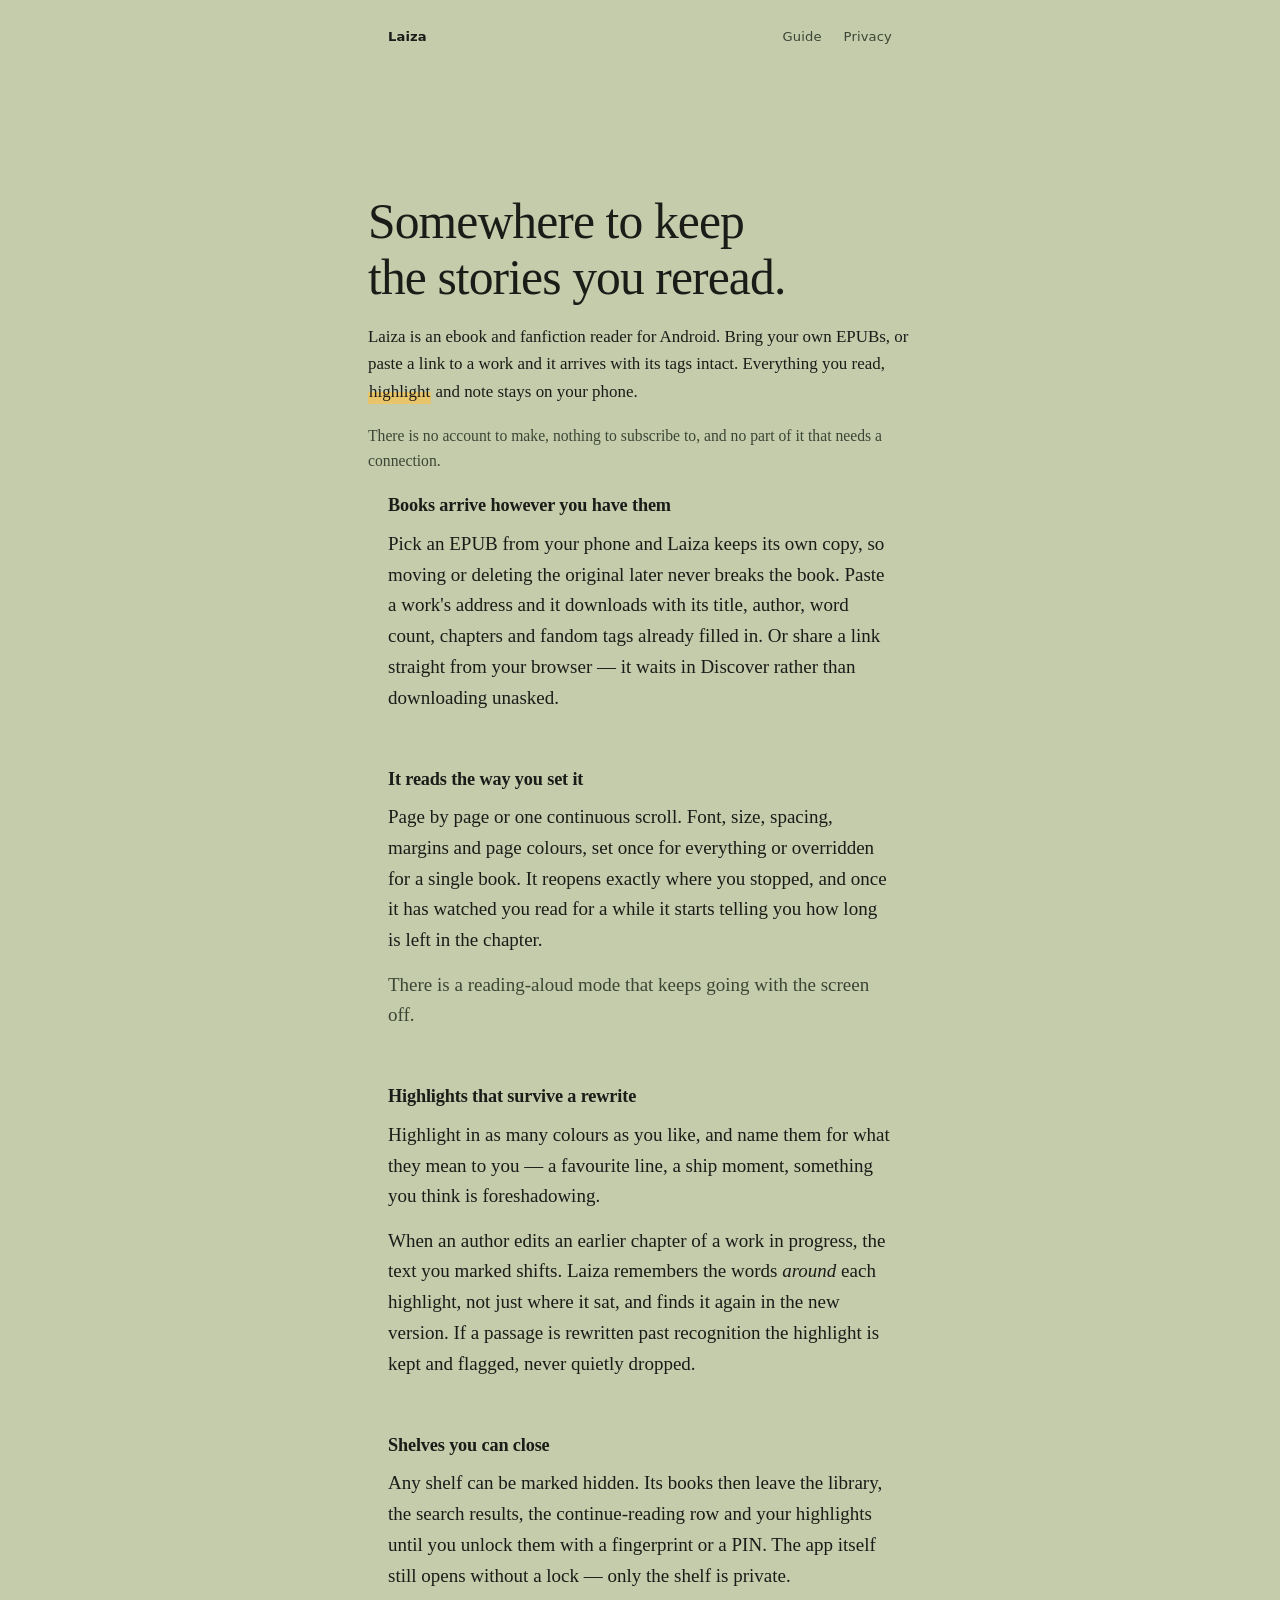
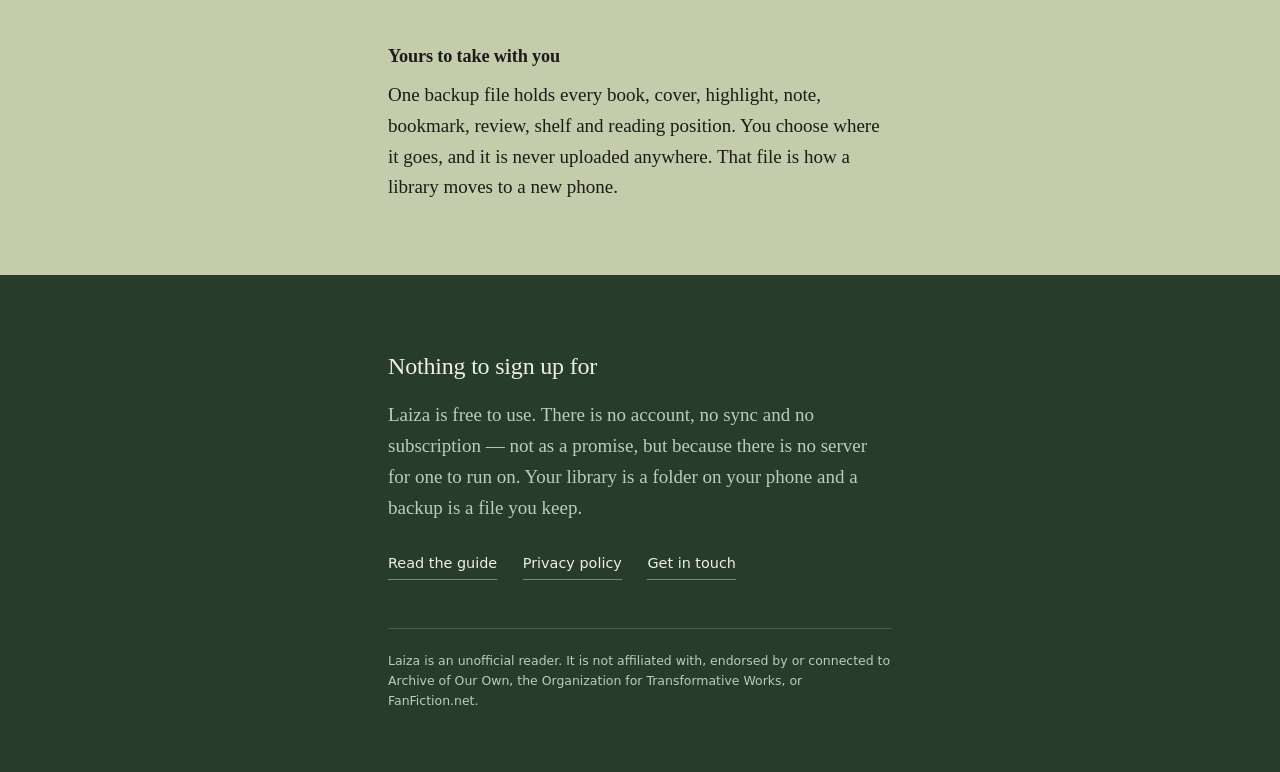
<file: index.html>
<!DOCTYPE html>
<html lang="en">
<head>
<meta charset="utf-8">
<meta name="viewport" content="width=device-width, initial-scale=1">
<title>Laiza — a reader for the stories you reread</title>
<meta name="description" content="Laiza is an ebook and fanfiction reader for Android. Import EPUBs or paste a link; everything you read, highlight and note stays on your phone.">
<meta name="theme-color" content="#C4CCAC">
<link rel="stylesheet" href="style.css">
</head>
<body>

<nav>
  <a class="mark" href="./">Laiza</a>
  <a href="guide.html">Guide</a>
  <a href="privacy.html">Privacy</a>
</nav>

<div class="wrap hero">
  <h1>Somewhere to keep the stories you reread.</h1>
  <p>Laiza is an ebook and fanfiction reader for Android. Bring your own EPUBs, or
  paste a link to a work and it arrives with its tags intact. Everything you read,
  <span class="hl">highlight</span> and note stays on your phone.</p>
  <p class="quiet">There is no account to make, nothing to subscribe to, and no part of
  it that needs a connection.</p>
</div>

<main class="wrap">

  <section>
    <h2>Books arrive however you have them</h2>
    <p>Pick an EPUB from your phone and Laiza keeps its own copy, so moving or deleting
    the original later never breaks the book. Paste a work's address and it downloads
    with its title, author, word count, chapters and fandom tags already filled in. Or
    share a link straight from your browser — it waits in Discover rather than
    downloading unasked.</p>
  </section>

  <section>
    <h2>It reads the way you set it</h2>
    <p>Page by page or one continuous scroll. Font, size, spacing, margins and page
    colours, set once for everything or overridden for a single book. It reopens exactly
    where you stopped, and once it has watched you read for a while it starts telling you
    how long is left in the chapter.</p>
    <p class="dim">There is a reading-aloud mode that keeps going with the screen off.</p>
  </section>

  <section>
    <h2>Highlights that survive a rewrite</h2>
    <p>Highlight in as many colours as you like, and name them for what they mean to
    you — a favourite line, a ship moment, something you think is foreshadowing.</p>
    <p>When an author edits an earlier chapter of a work in progress, the text you
    marked shifts. Laiza remembers the words <em>around</em> each highlight, not just
    where it sat, and finds it again in the new version. If a passage is rewritten past
    recognition the highlight is kept and flagged, never quietly dropped.</p>
  </section>

  <section>
    <h2>Shelves you can close</h2>
    <p>Any shelf can be marked hidden. Its books then leave the library, the search
    results, the continue-reading row and your highlights until you unlock them with a
    fingerprint or a PIN. The app itself still opens without a lock — only the shelf is
    private.</p>
  </section>

  <section>
    <h2>Yours to take with you</h2>
    <p>One backup file holds every book, cover, highlight, note, bookmark, review, shelf
    and reading position. You choose where it goes, and it is never uploaded anywhere.
    That file is how a library moves to a new phone.</p>
  </section>

</main>

<div class="close">
  <div class="wrap">
    <h2>Nothing to sign up for</h2>
    <p>Laiza is free to use. There is no account, no sync and no subscription — not as a
    promise, but because there is no server for one to run on. Your library is a folder
    on your phone and a backup is a file you keep.</p>

    <div class="links">
      <a href="guide.html">Read the guide</a>
      <a href="privacy.html">Privacy policy</a>
      <a href="mailto:jumariegabotmocon@gmail.com">Get in touch</a>
    </div>

    <p class="fine">Laiza is an unofficial reader. It is not affiliated with, endorsed by
    or connected to Archive of Our Own, the Organization for Transformative Works, or
    FanFiction.net.</p>
  </div>
</div>

</body>
</html>
</file>
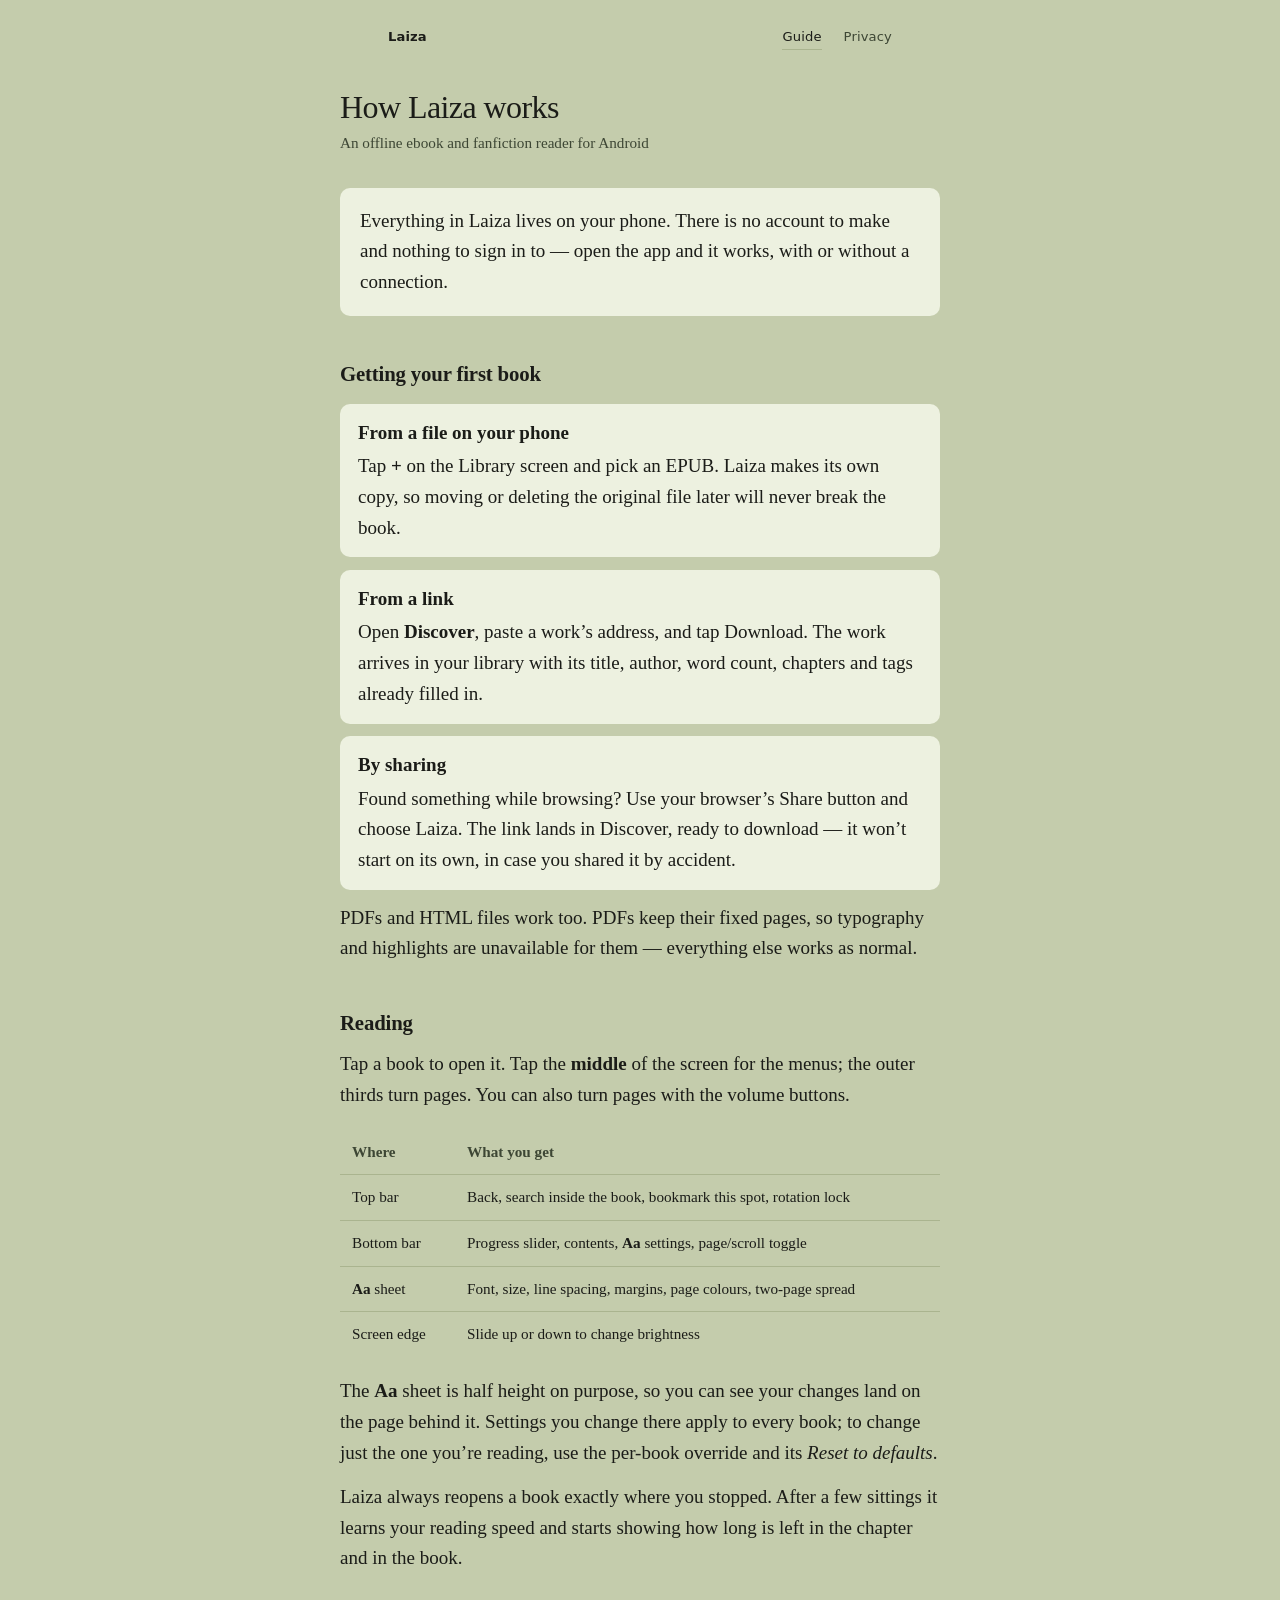
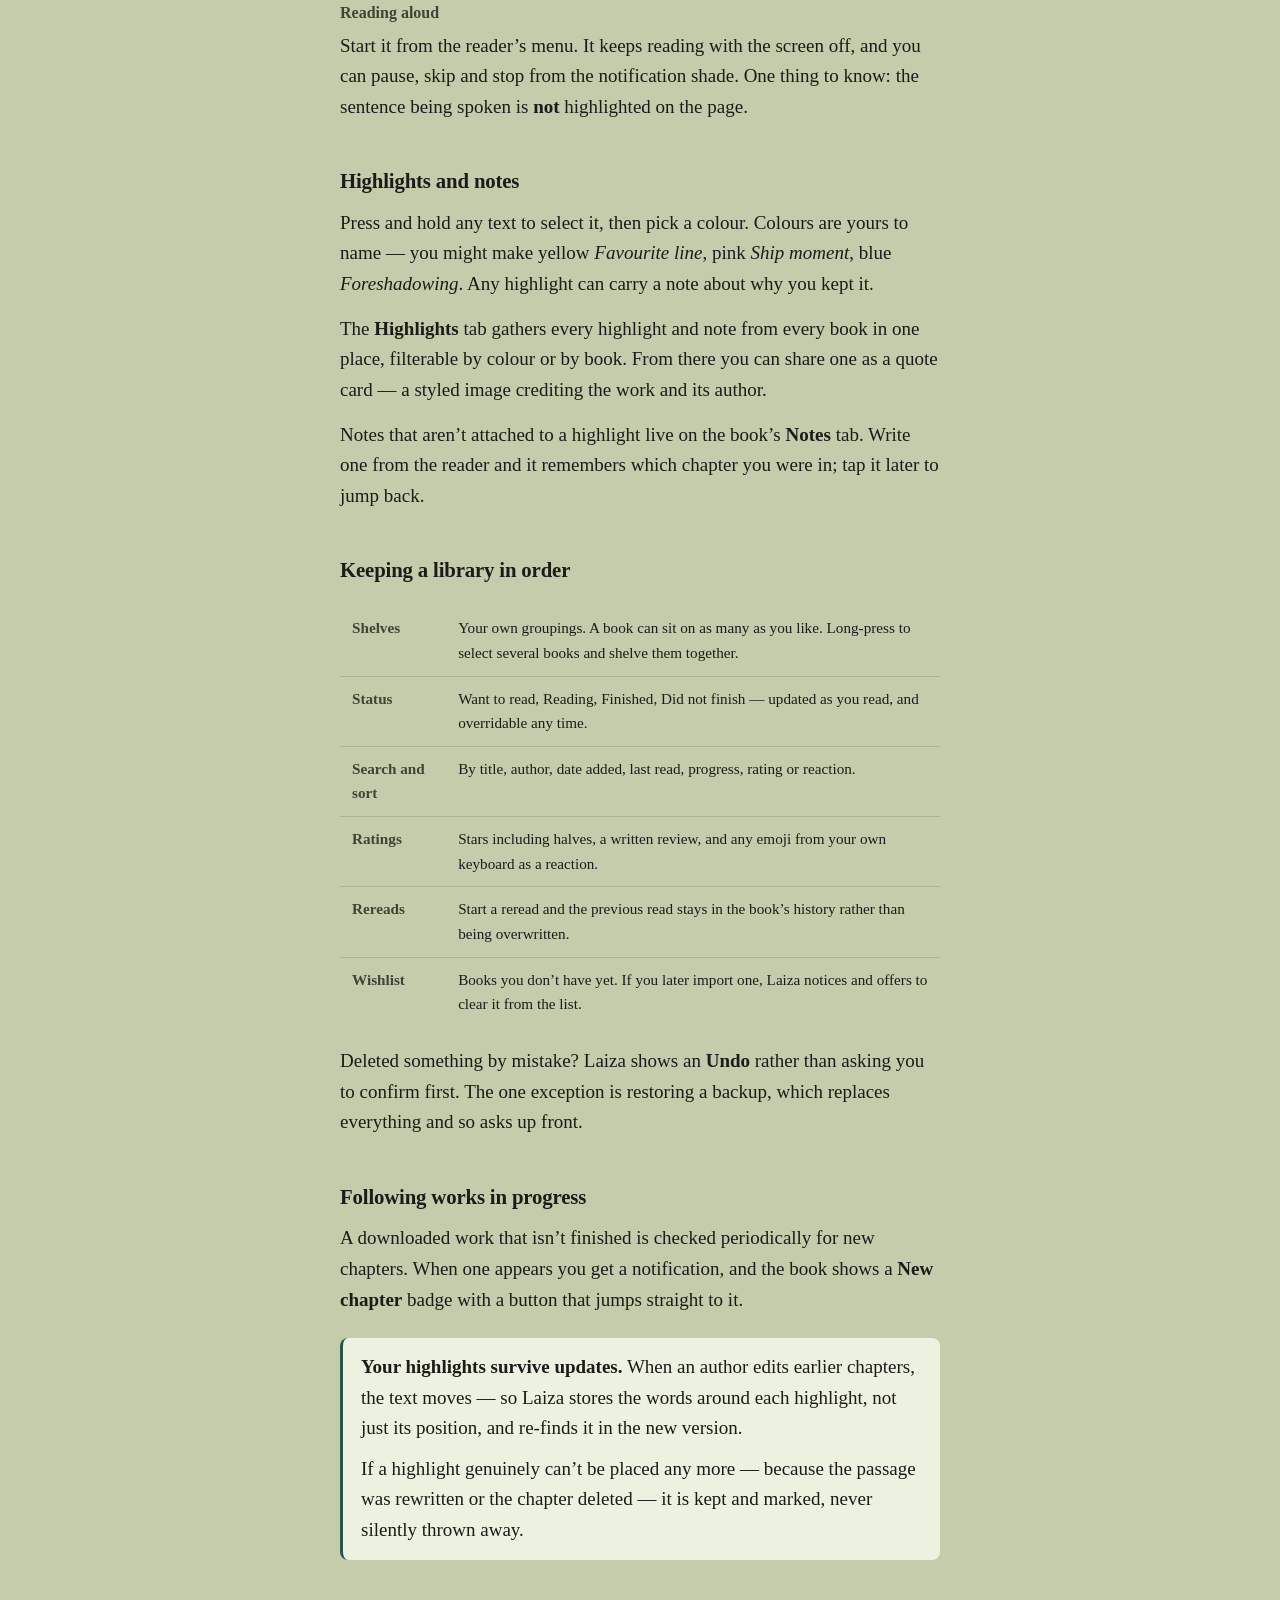
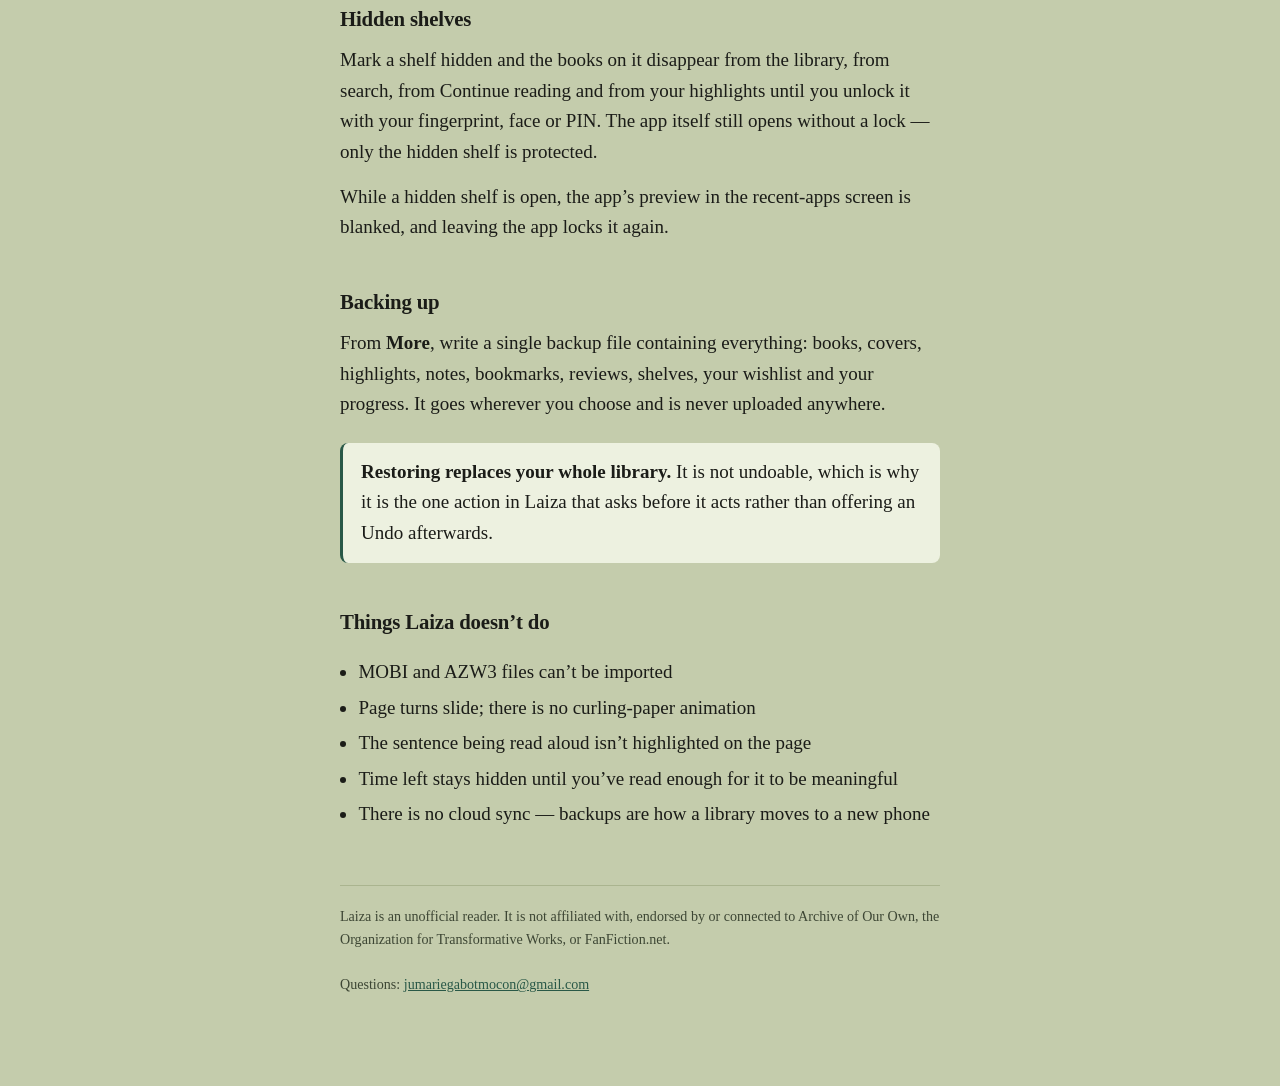
<file: guide.html>
<!DOCTYPE html>
<html lang="en">
<head>
<meta charset="utf-8">
<meta name="viewport" content="width=device-width, initial-scale=1">
<title>Laiza — How it works</title>
<meta name="description" content="A guide to Laiza, an offline ebook and fanfiction reader for Android: importing books, reading, highlights, shelves and backups.">
<meta name="theme-color" content="#C4CCAC">
<link rel="stylesheet" href="style.css">
</head>
<body>

<nav>
  <a class="mark" href="./">Laiza</a>
  <a href="guide.html" aria-current="page">Guide</a>
  <a href="privacy.html">Privacy</a>
</nav>

<div class="doc">

<header>
  <h1>How Laiza works</h1>
  <p class="sub">An offline ebook and fanfiction reader for Android</p>
</header>

<div class="lede">
  <p>Everything in Laiza lives on your phone. There is no account to make and nothing to sign in to — open the app and it works, with or without a connection.</p>
</div>

<h2>Getting your first book</h2>

<div class="step"><b>From a file on your phone</b>
Tap <strong>+</strong> on the Library screen and pick an EPUB. Laiza makes its own copy, so moving or deleting the original file later will never break the book.</div>

<div class="step"><b>From a link</b>
Open <strong>Discover</strong>, paste a work’s address, and tap Download. The work arrives in your library with its title, author, word count, chapters and tags already filled in.</div>

<div class="step"><b>By sharing</b>
Found something while browsing? Use your browser’s Share button and choose Laiza. The link lands in Discover, ready to download — it won’t start on its own, in case you shared it by accident.</div>

<p>PDFs and HTML files work too. PDFs keep their fixed pages, so typography and highlights are unavailable for them — everything else works as normal.</p>

<h2>Reading</h2>

<p>Tap a book to open it. Tap the <strong>middle</strong> of the screen for the menus; the outer thirds turn pages. You can also turn pages with the volume buttons.</p>

<table>
  <tr><th>Where</th><th>What you get</th></tr>
  <tr><td>Top bar</td><td>Back, search inside the book, bookmark this spot, rotation lock</td></tr>
  <tr><td>Bottom bar</td><td>Progress slider, contents, <strong>Aa</strong> settings, page/scroll toggle</td></tr>
  <tr><td><strong>Aa</strong> sheet</td><td>Font, size, line spacing, margins, page colours, two-page spread</td></tr>
  <tr><td>Screen edge</td><td>Slide up or down to change brightness</td></tr>
</table>

<p>The <strong>Aa</strong> sheet is half height on purpose, so you can see your changes land on the page behind it. Settings you change there apply to every book; to change just the one you’re reading, use the per-book override and its <em>Reset to defaults</em>.</p>

<p>Laiza always reopens a book exactly where you stopped. After a few sittings it learns your reading speed and starts showing how long is left in the chapter and in the book.</p>

<h3>Reading aloud</h3>
<p>Start it from the reader’s menu. It keeps reading with the screen off, and you can pause, skip and stop from the notification shade. One thing to know: the sentence being spoken is <strong>not</strong> highlighted on the page.</p>

<h2>Highlights and notes</h2>

<p>Press and hold any text to select it, then pick a colour. Colours are yours to name — you might make yellow <em>Favourite line</em>, pink <em>Ship moment</em>, blue <em>Foreshadowing</em>. Any highlight can carry a note about why you kept it.</p>

<p>The <strong>Highlights</strong> tab gathers every highlight and note from every book in one place, filterable by colour or by book. From there you can share one as a quote card — a styled image crediting the work and its author.</p>

<p>Notes that aren’t attached to a highlight live on the book’s <strong>Notes</strong> tab. Write one from the reader and it remembers which chapter you were in; tap it later to jump back.</p>

<h2>Keeping a library in order</h2>

<table>
  <tr><th>Shelves</th><td>Your own groupings. A book can sit on as many as you like. Long-press to select several books and shelve them together.</td></tr>
  <tr><th>Status</th><td>Want to read, Reading, Finished, Did not finish — updated as you read, and overridable any time.</td></tr>
  <tr><th>Search and sort</th><td>By title, author, date added, last read, progress, rating or reaction.</td></tr>
  <tr><th>Ratings</th><td>Stars including halves, a written review, and any emoji from your own keyboard as a reaction.</td></tr>
  <tr><th>Rereads</th><td>Start a reread and the previous read stays in the book’s history rather than being overwritten.</td></tr>
  <tr><th>Wishlist</th><td>Books you don’t have yet. If you later import one, Laiza notices and offers to clear it from the list.</td></tr>
</table>

<p>Deleted something by mistake? Laiza shows an <strong>Undo</strong> rather than asking you to confirm first. The one exception is restoring a backup, which replaces everything and so asks up front.</p>

<h2>Following works in progress</h2>

<p>A downloaded work that isn’t finished is checked periodically for new chapters. When one appears you get a notification, and the book shows a <strong>New chapter</strong> badge with a button that jumps straight to it.</p>

<div class="note">
  <p><strong>Your highlights survive updates.</strong> When an author edits earlier chapters, the text moves — so Laiza stores the words around each highlight, not just its position, and re-finds it in the new version.</p>
  <p>If a highlight genuinely can’t be placed any more — because the passage was rewritten or the chapter deleted — it is kept and marked, never silently thrown away.</p>
</div>

<h2>Hidden shelves</h2>

<p>Mark a shelf hidden and the books on it disappear from the library, from search, from Continue reading and from your highlights until you unlock it with your fingerprint, face or PIN. The app itself still opens without a lock — only the hidden shelf is protected.</p>

<p>While a hidden shelf is open, the app’s preview in the recent-apps screen is blanked, and leaving the app locks it again.</p>

<h2>Backing up</h2>

<p>From <strong>More</strong>, write a single backup file containing everything: books, covers, highlights, notes, bookmarks, reviews, shelves, your wishlist and your progress. It goes wherever you choose and is never uploaded anywhere.</p>

<div class="note">
  <p><strong>Restoring replaces your whole library.</strong> It is not undoable, which is why it is the one action in Laiza that asks before it acts rather than offering an Undo afterwards.</p>
</div>

<h2>Things Laiza doesn’t do</h2>
<ul>
  <li>MOBI and AZW3 files can’t be imported</li>
  <li>Page turns slide; there is no curling-paper animation</li>
  <li>The sentence being read aloud isn’t highlighted on the page</li>
  <li>Time left stays hidden until you’ve read enough for it to be meaningful</li>
  <li>There is no cloud sync — backups are how a library moves to a new phone</li>
</ul>

<footer>
  Laiza is an unofficial reader. It is not affiliated with, endorsed by or connected to
  Archive of Our Own, the Organization for Transformative Works, or FanFiction.net.
  <br><br>
  Questions: <a href="mailto:jumariegabotmocon@gmail.com">jumariegabotmocon@gmail.com</a>
</footer>
</div>
</body>
</html>
</file>
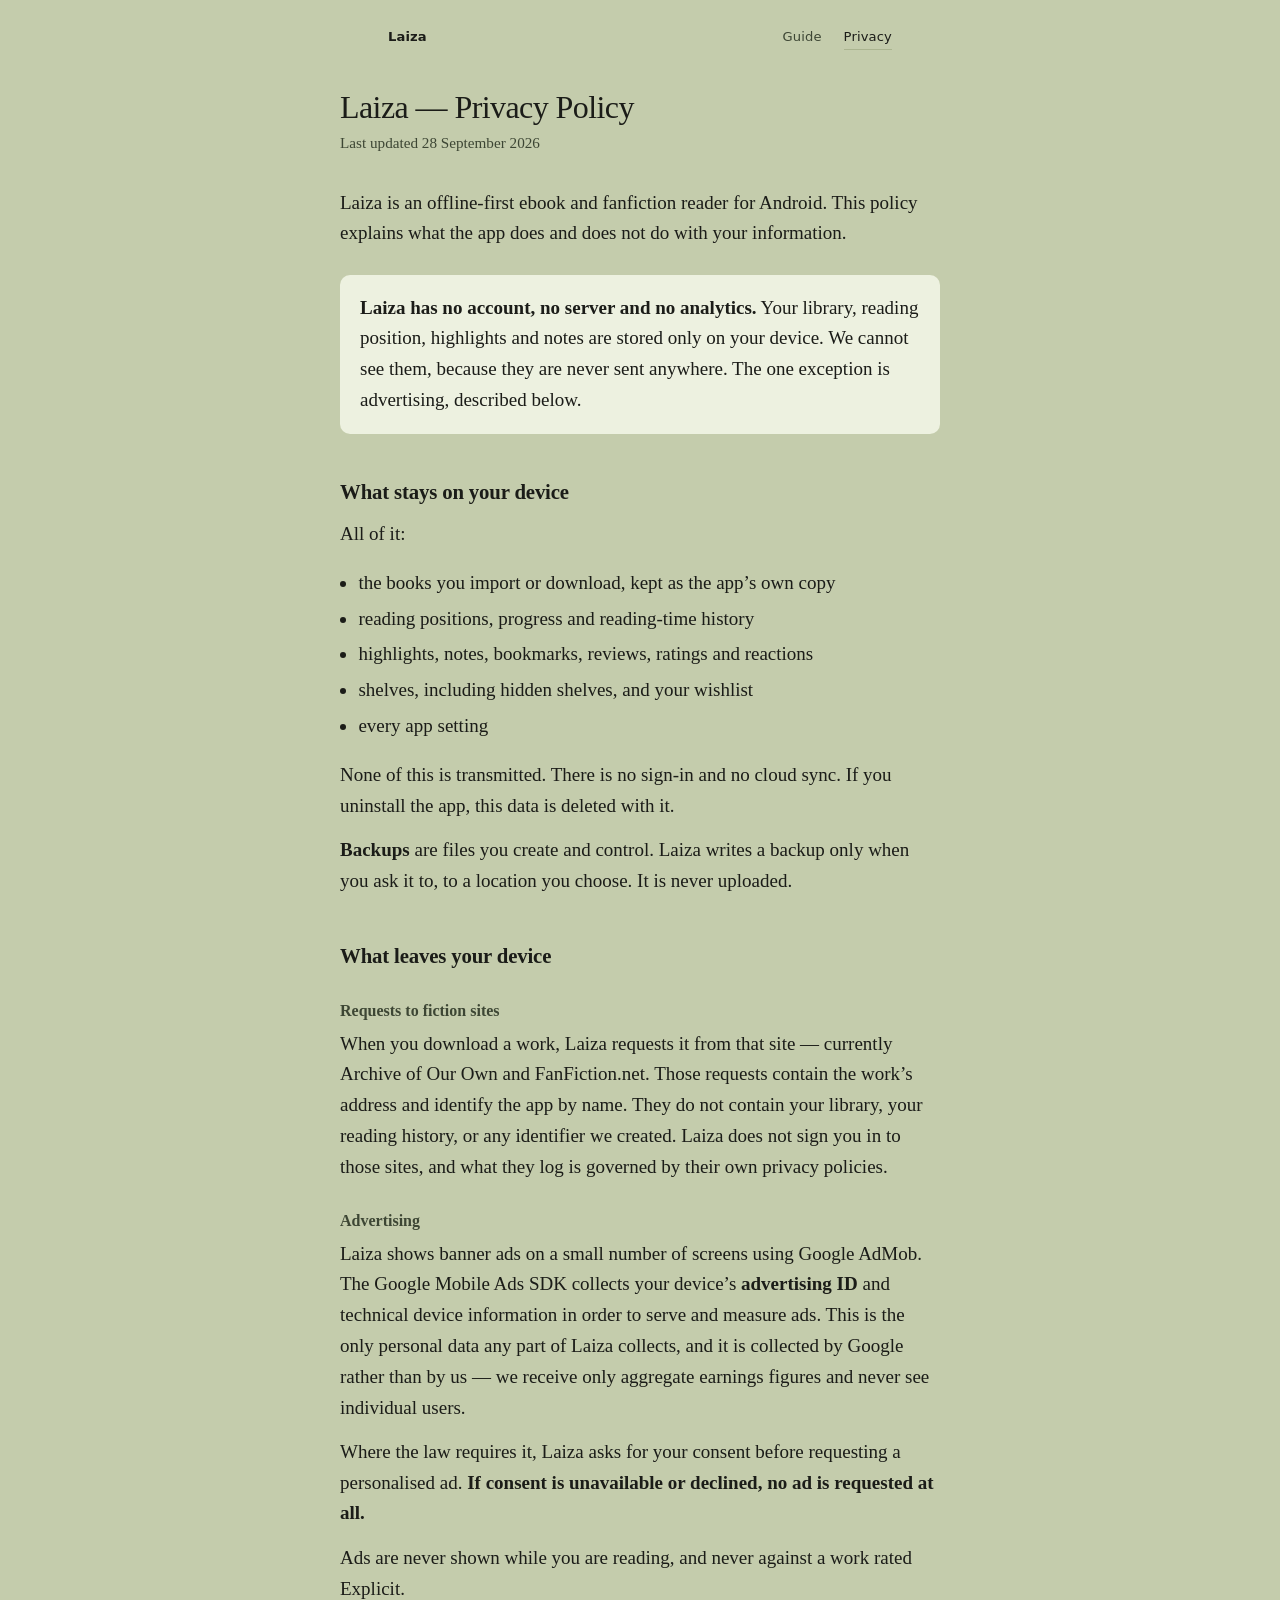
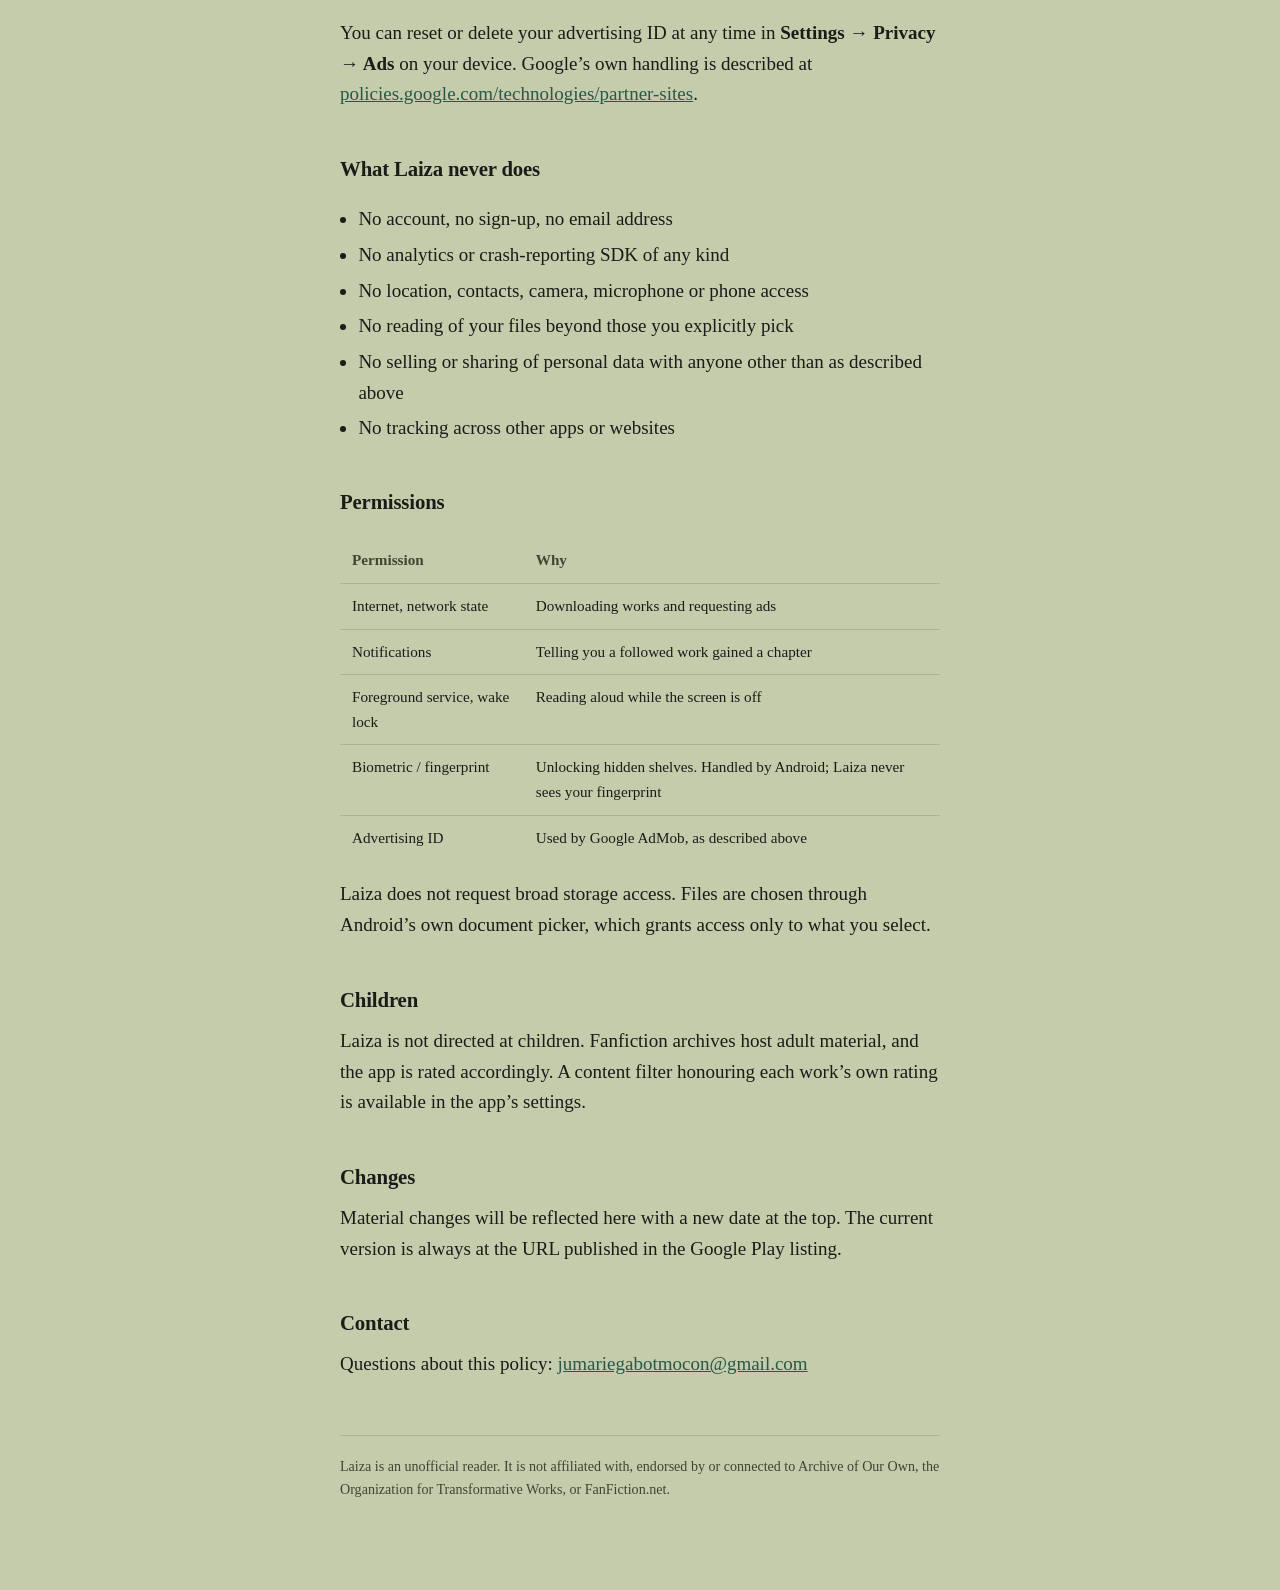
<file: privacy.html>
<!DOCTYPE html>
<html lang="en">
<head>
<meta charset="utf-8">
<meta name="viewport" content="width=device-width, initial-scale=1">
<title>Laiza — Privacy Policy</title>
<meta name="description" content="Privacy policy for Laiza, an offline-first ebook and fanfiction reader for Android.">
<meta name="theme-color" content="#C4CCAC">
<link rel="stylesheet" href="style.css">
</head>
<body>

<nav>
  <a class="mark" href="./">Laiza</a>
  <a href="guide.html">Guide</a>
  <a href="privacy.html" aria-current="page">Privacy</a>
</nav>

<div class="doc">
<header>
  <h1>Laiza — Privacy Policy</h1>
  <p class="sub">Last updated 28 September 2026</p>
</header>

<p>Laiza is an offline-first ebook and fanfiction reader for Android. This policy explains what the app does and does not do with your information.</p>

<div class="lede">
  <p><strong>Laiza has no account, no server and no analytics.</strong> Your library, reading position, highlights and notes are stored only on your device. We cannot see them, because they are never sent anywhere. The one exception is advertising, described below.</p>
</div>

<h2>What stays on your device</h2>
<p>All of it:</p>
<ul>
  <li>the books you import or download, kept as the app’s own copy</li>
  <li>reading positions, progress and reading-time history</li>
  <li>highlights, notes, bookmarks, reviews, ratings and reactions</li>
  <li>shelves, including hidden shelves, and your wishlist</li>
  <li>every app setting</li>
</ul>
<p>None of this is transmitted. There is no sign-in and no cloud sync. If you uninstall the app, this data is deleted with it.</p>
<p><strong>Backups</strong> are files you create and control. Laiza writes a backup only when you ask it to, to a location you choose. It is never uploaded.</p>

<h2>What leaves your device</h2>
<h3>Requests to fiction sites</h3>
<p>When you download a work, Laiza requests it from that site — currently Archive of Our Own and FanFiction.net. Those requests contain the work’s address and identify the app by name. They do not contain your library, your reading history, or any identifier we created. Laiza does not sign you in to those sites, and what they log is governed by their own privacy policies.</p>

<h3>Advertising</h3>
<p>Laiza shows banner ads on a small number of screens using Google AdMob. The Google Mobile Ads SDK collects your device’s <strong>advertising ID</strong> and technical device information in order to serve and measure ads. This is the only personal data any part of Laiza collects, and it is collected by Google rather than by us — we receive only aggregate earnings figures and never see individual users.</p>
<p>Where the law requires it, Laiza asks for your consent before requesting a personalised ad. <strong>If consent is unavailable or declined, no ad is requested at all.</strong></p>
<p>Ads are never shown while you are reading, and never against a work rated Explicit.</p>
<p>You can reset or delete your advertising ID at any time in <strong>Settings → Privacy → Ads</strong> on your device. Google’s own handling is described at <a href="https://policies.google.com/technologies/partner-sites">policies.google.com/technologies/partner-sites</a>.</p>

<h2>What Laiza never does</h2>
<ul>
  <li>No account, no sign-up, no email address</li>
  <li>No analytics or crash-reporting SDK of any kind</li>
  <li>No location, contacts, camera, microphone or phone access</li>
  <li>No reading of your files beyond those you explicitly pick</li>
  <li>No selling or sharing of personal data with anyone other than as described above</li>
  <li>No tracking across other apps or websites</li>
</ul>

<h2>Permissions</h2>
<table>
  <tr><th>Permission</th><th>Why</th></tr>
  <tr><td>Internet, network state</td><td>Downloading works and requesting ads</td></tr>
  <tr><td>Notifications</td><td>Telling you a followed work gained a chapter</td></tr>
  <tr><td>Foreground service, wake lock</td><td>Reading aloud while the screen is off</td></tr>
  <tr><td>Biometric / fingerprint</td><td>Unlocking hidden shelves. Handled by Android; Laiza never sees your fingerprint</td></tr>
  <tr><td>Advertising ID</td><td>Used by Google AdMob, as described above</td></tr>
</table>
<p>Laiza does not request broad storage access. Files are chosen through Android’s own document picker, which grants access only to what you select.</p>

<h2>Children</h2>
<p>Laiza is not directed at children. Fanfiction archives host adult material, and the app is rated accordingly. A content filter honouring each work’s own rating is available in the app’s settings.</p>

<h2>Changes</h2>
<p>Material changes will be reflected here with a new date at the top. The current version is always at the URL published in the Google Play listing.</p>

<h2>Contact</h2>
<p>Questions about this policy: <a href="mailto:jumariegabotmocon@gmail.com">jumariegabotmocon@gmail.com</a></p>

<footer>
  Laiza is an unofficial reader. It is not affiliated with, endorsed by or connected to
  Archive of Our Own, the Organization for Transformative Works, or FanFiction.net.
</footer>
</div>
</body>
</html>
</file>
<file: style.css>
:root{
  --page:#C4CCAC;
  --ink:#1B1C18;
  --muted:#3D4634;
  --paper:#EDF1E0;
  --deep:#283C2B;
  --forest:#295847;
  --gold:#E8C46A;
  --rule:#AAB48F;
  --measure:34rem;
}
@media (prefers-color-scheme: dark){
  :root:not([data-theme="light"]){
    --page:#151C13; --ink:#E7EDDC; --muted:#A3B094; --paper:#1E2719;
    --deep:#0F160E; --forest:#8FAE6F; --rule:#2E3A28;
  }
}
*{box-sizing:border-box}
html{-webkit-text-size-adjust:100%}
body{
  margin:0;
  background:var(--page);
  color:var(--ink);
  font-family:ui-serif,"Iowan Old Style",Georgia,"Palatino Linotype",serif;
  font-size:19px;
  line-height:1.62;
}
.wrap{max-width:var(--measure);margin:0 auto;padding:0 20px}

/* nav ------------------------------------------------------------------ */
nav{
  display:flex;align-items:baseline;gap:22px;
  max-width:var(--measure);margin:0 auto;padding:26px 20px 0;
  font-family:system-ui,-apple-system,"Segoe UI",Roboto,sans-serif;
  font-size:.82rem;letter-spacing:.01em;
}
nav .mark{font-family:inherit;font-weight:650;color:var(--ink);margin-right:auto;text-decoration:none}
nav a{color:var(--muted);text-decoration:none;padding-bottom:2px;border-bottom:1px solid transparent}
nav a:hover,nav a:focus-visible{color:var(--forest);border-bottom-color:var(--forest)}
nav a[aria-current]{color:var(--ink);border-bottom-color:var(--rule)}

/* hero ----------------------------------------------------------------- */
.hero{padding:16vh 0 0}
h1{
  font-size:clamp(2.1rem,7vw,3.1rem);
  line-height:1.12;
  font-weight:400;
  letter-spacing:-.018em;
  margin:0 0 1.1rem;
  text-wrap:balance;
}
.hero p{font-size:1.06rem;margin:0 0 1.1rem;color:var(--ink)}
.hero p.quiet{color:var(--muted);font-size:.98rem}

/* the one bold moment: a real highlight -------------------------------- */
/* Drawn with a pseudo-element and scaleX rather than an animated
   background-size: only transform and opacity are GPU-safe, and animating a
   paint property forces a repaint of the text on every frame. */
.hl{position:relative;display:inline-block;padding:0 .06em}
.hl::before{
  content:"";
  position:absolute;
  left:0;right:0;bottom:6%;
  height:42%;
  background:var(--gold);
  border-radius:1px;
  z-index:-1;
  transform:scaleX(0);
  transform-origin:left center;
  animation:draw .62s cubic-bezier(.32,.72,0,1) .75s forwards;
}
@keyframes draw{to{transform:scaleX(1)}}
@media (prefers-reduced-motion:reduce){
  .hl::before{animation:none;transform:scaleX(1)}
}

/* body ----------------------------------------------------------------- */
main{padding:10vh 0 0}
section{margin:0 0 3.2rem}
h2{
  font-size:1.14rem;font-weight:650;letter-spacing:-.008em;
  margin:0 0 .5rem;
}
p{margin:0 0 .85rem}
.dim{color:var(--muted)}
a{color:var(--forest)}

/* closing -------------------------------------------------------------- */
.close{
  background:var(--deep);
  color:var(--paper);
  margin-top:8vh;
  padding:4.5rem 0 3rem;
}
.close .wrap{max-width:var(--measure)}
.close h2{color:var(--paper);font-size:1.5rem;margin-bottom:.9rem;font-weight:400}
.close p{color:#BFCBB4}
.close .links{
  display:flex;flex-wrap:wrap;gap:1.6rem;margin-top:1.8rem;
  font-family:system-ui,-apple-system,"Segoe UI",Roboto,sans-serif;font-size:.9rem;
}
.close .links a{
  color:var(--paper);text-decoration:none;
  border-bottom:1px solid rgba(237,241,224,.42);padding-bottom:3px;
}
.close .links a:hover,.close .links a:focus-visible{border-bottom-color:var(--gold);color:var(--gold)}
.fine{
  margin-top:3rem;padding-top:1.4rem;border-top:1px solid rgba(237,241,224,.16);
  font-family:system-ui,-apple-system,"Segoe UI",Roboto,sans-serif;
  font-size:.78rem;line-height:1.6;color:#94A38A;
}

/* inner pages ---------------------------------------------------------- */
.doc{max-width:40rem;margin:0 auto;padding:40px 20px 90px}
.doc header{margin-bottom:2rem}
.doc h1{font-size:2rem;margin-bottom:.3rem}
.sub{color:var(--muted);margin:0;font-size:.95rem}
.doc h2{font-size:1.3rem;margin:2.6rem 0 .6rem;font-weight:650}
.doc h3{font-size:1rem;margin:1.6rem 0 .3rem;color:var(--muted);font-weight:650}
.lede{background:var(--paper);border-radius:10px;padding:18px 20px;margin:1.6rem 0}
.lede p{margin:0}
.step{background:var(--paper);border-radius:10px;padding:14px 18px;margin:.8rem 0}
.step b{display:block;margin-bottom:.15rem}
.note{background:var(--paper);border-left:3px solid var(--forest);border-radius:8px;padding:14px 18px;margin:1.4rem 0}
.note p{margin:0}
.note p+p{margin-top:.6rem}
table{width:100%;border-collapse:collapse;margin:1.2rem 0;font-size:.95rem}
th,td{text-align:left;padding:10px 12px;border-bottom:1px solid var(--rule);vertical-align:top}
th{color:var(--muted);font-weight:650}
tr:last-child td,tr:last-child th{border-bottom:none}
ul{padding-left:1.15rem}
li{margin:.3rem 0}
footer{margin-top:3.4rem;padding-top:1.2rem;border-top:1px solid var(--rule);color:var(--muted);font-size:.88rem}
:focus-visible{outline:2px solid var(--forest);outline-offset:3px;border-radius:2px}
</file>
